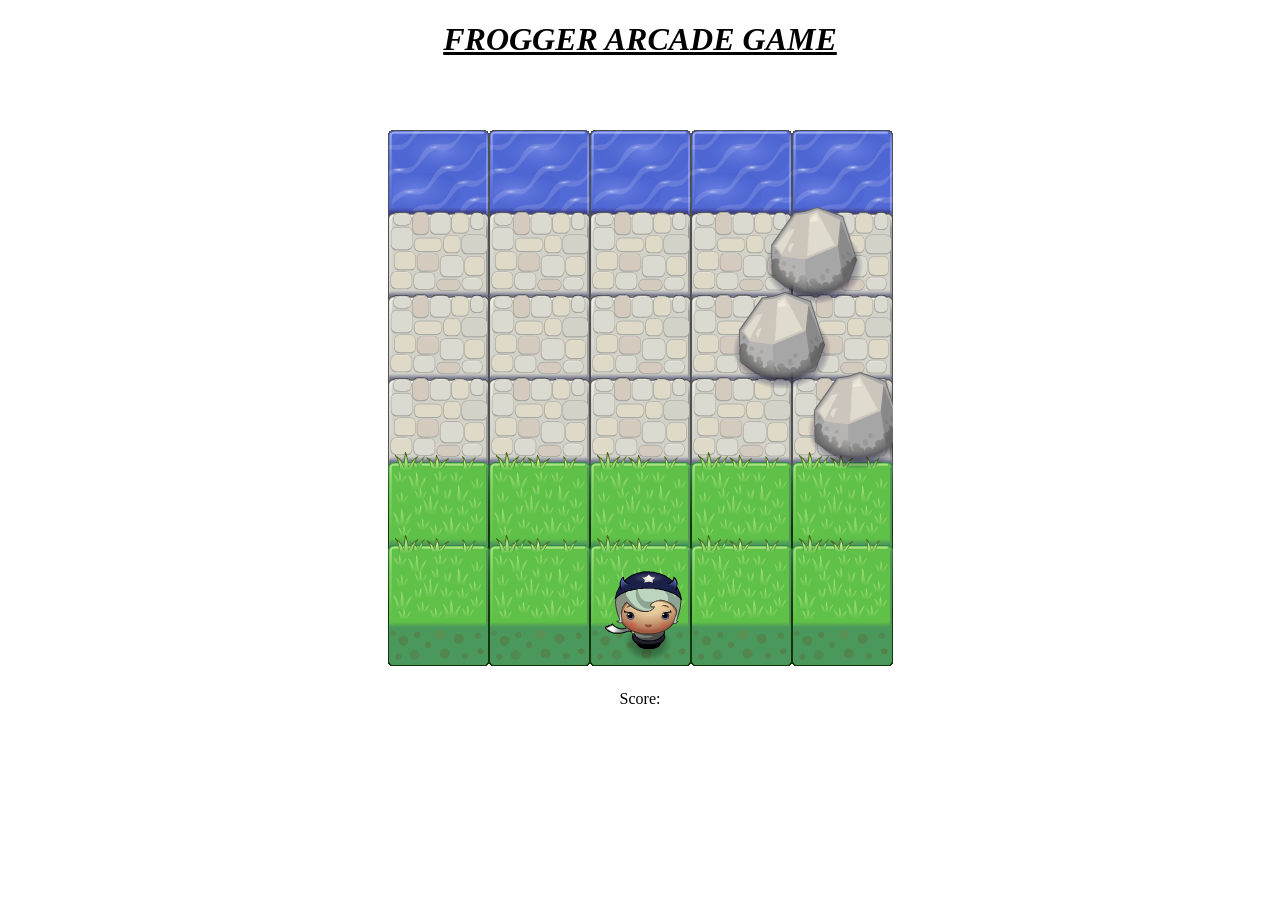
<file: project-6[Classic-Arcade-Game-Clone]/index.html>
<!DOCTYPE html>
<html>
<head>
    <meta charset="UTF-8">
    <title>Effective JavaScript: Frogger</title>
    <link rel="stylesheet" href="css/style.css">
</head>
<body>
<h1><i><u>FROGGER ARCADE GAME</u></i></h1>
<script src="js/resources.js"></script>
    <script src="js/app.js"></script>
    <script src="js/engine.js"></script>
	<div><span>Score:</span><span id="score"></span></div>
</body>
</html>
</file>
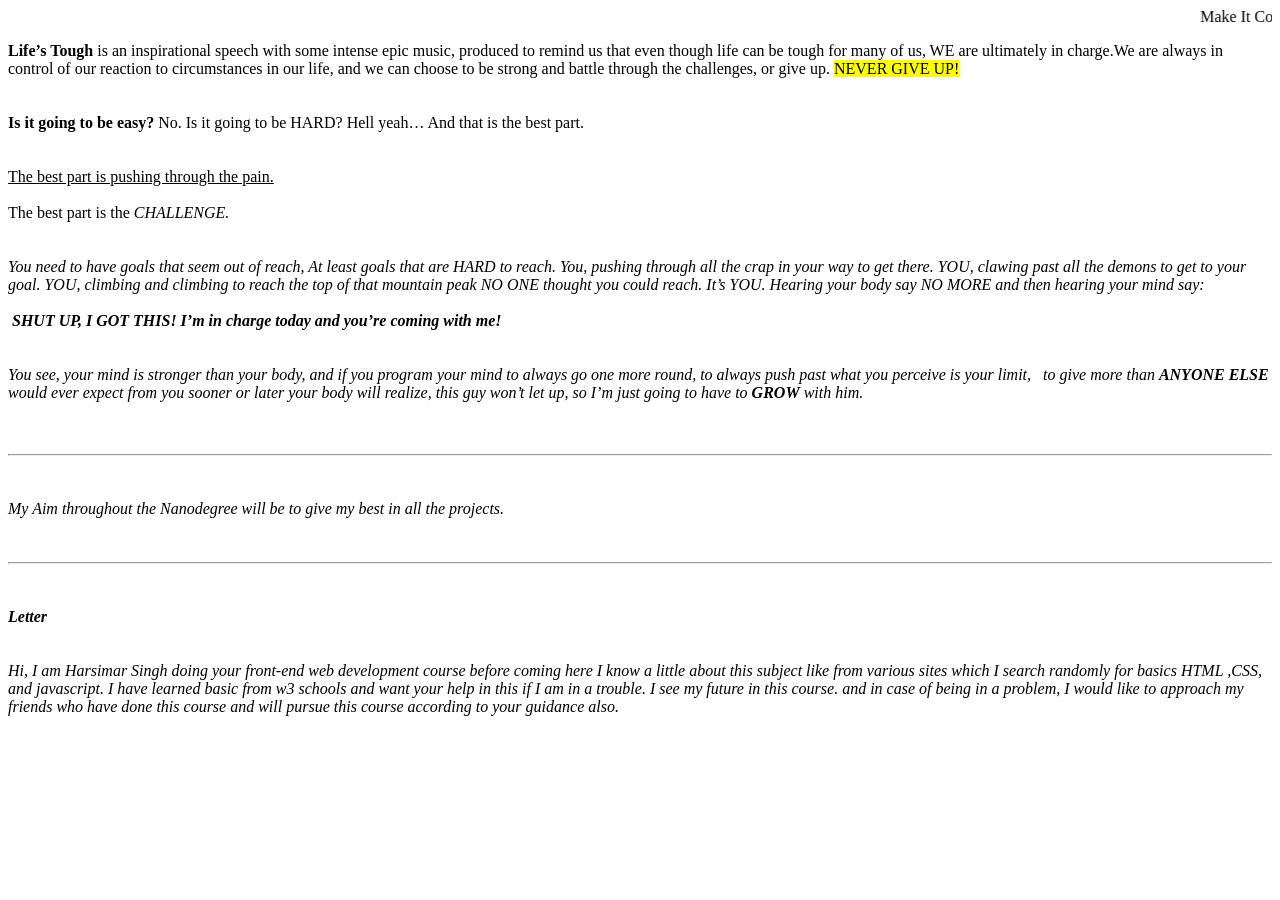
<file: project-1[Establishing-a-Web-Developer-Mindset]/Give-Your-Best.html>
<html>
	<head>
		<title> Work Hard Till You Make It Count </title>
	</head>
	<body>
		<marquee>Make It Count</marquee>
		<p>
			<b>Life’s Tough</b> is an inspirational speech with some intense epic music,
produced to remind us that even though life can be tough for many of us, 
 WE are ultimately in charge.We are always in control of our reaction to circumstances in our life,
and we can choose to be strong and battle through the challenges, or give up. 
			<mark>NEVER GIVE UP!</mark>
			<br>
				<br>
					<br>
						<b>Is it going to be easy?</b>
No. Is it going to be HARD? Hell yeah… And that is the best part.

						<br>
							<br>
								<br>
									<u>The best part is pushing through the pain.</u>
									<br>
										<br>
The best part is the 
											<em>CHALLENGE.
												<em>
													<br>
														<br>
															<br>
You need to have goals that seem out of reach, At least goals that are HARD to reach.
You, pushing through all the crap in your way to get there.
YOU, clawing past all the demons to get to your goal. YOU, climbing and climbing to reach the top of that mountain peak NO ONE thought you could reach.
It’s YOU. Hearing your body say NO MORE and then hearing your mind say:
																<br>
																	<br>
																		<b> SHUT UP, I GOT THIS! I’m in charge today and you’re coming with me!</b>
																		<br>
																			<br>
																				<br>
You see, your mind is stronger than your body, and if you program your mind to always go one more round, to always push past what you perceive is your limit,   to give more than 
																					<b>ANYONE ELSE</b> would ever expect from you sooner or later your body will realize, this guy won’t let up, so I’m just going to have to 
																					<b>GROW</b> with him.

																					<br>
																						<br>
																							<br>
																								<hr>
																									<br>
																										<br>

My Aim throughout the Nanodegree will be to give my best in all the projects.

																											<br>
																												<br>
																													<br>
																														<hr>
																															<br>
																																<br>
																																	<strong>Letter</strong>
																																	<br>
																																		<br>
																																			<br>

Hi, I am Harsimar Singh doing your front-end web development course before coming here I know a little about this subject like from various sites which I search randomly for basics HTML ,CSS, and javascript. I have learned basic from w3 schools and want your help in this if I am in a trouble. I see my future in this course. and in case of being in a problem, I would like to approach my friends who have done this course and will pursue this course according to your guidance also.

																																			</p>
																																		</body>
																																		<html>
</file>
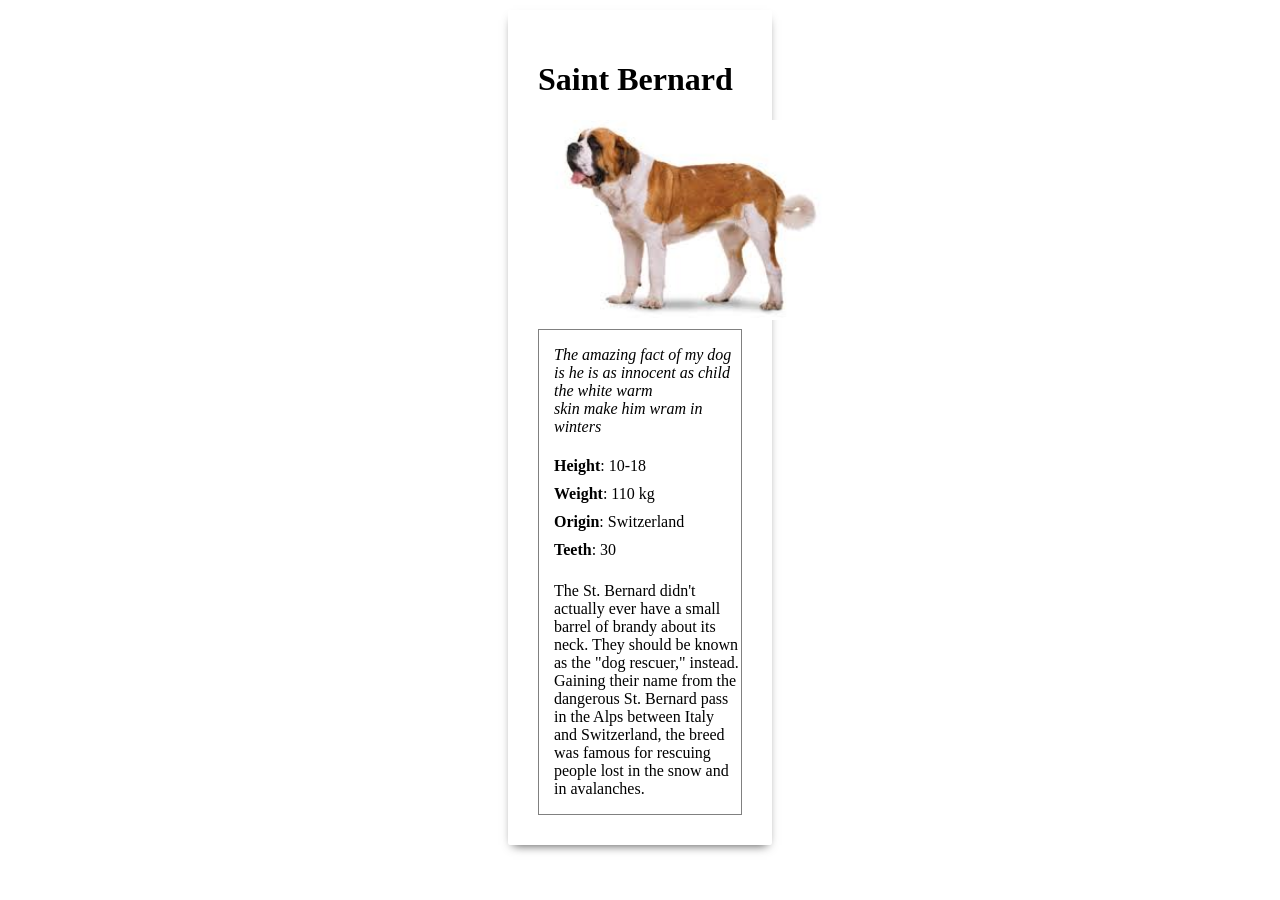
<file: project-3[Animal-Trading-Cards]/dog.html>
<!DOCTYPE html>
<html>
<head>
	<meta charset="utf-8">
	<title>Animal Trading Cards</title>
	<link href="styless.css" rel="stylesheet">
</head>
<body>
	<div id="web"><h1>Saint Bernard</h1>
		<!-- your favorite animal's name goes here -->

		<!-- your favorite animal's image goes here -->
		<img src="polar.jpg" alt="my rock-star : polar" class="align">
		<div>
			<!-- your favorite animal's interesting fact goes here -->
			<div id="solo">
			<p class="bolo" >The amazing fact of my dog is he is as innocent as child  the white warm<br> skin make him wram in winters</p>
			<br>
			
				<!-- your favorite animal's list items go here -->
				<p class="coder"><span><strong>Height</strong></span>: 10-18</p>
				<p class="coder"><span><strong>Weight</strong></span>: 110 kg</p>
				<p class="coder"><span><strong>Origin</strong></span>: Switzerland</p>
				<p class="coder"><span><strong>Teeth</strong></span>:  30 </p>
			<div class="harsimar">
			
			<!-- your favorite animal's description goes here -->
			<p>The St. Bernard didn't actually ever have a small barrel of brandy about its <br>neck. They should be known as the "dog rescuer," instead. Gaining their name from the dangerous St. Bernard pass in the Alps between Italy and Switzerland, the breed was famous for rescuing people lost in the snow and in avalanches.</p>
			</div>
			</div>
		</div>
	</div>
</body>
</html>
</file>
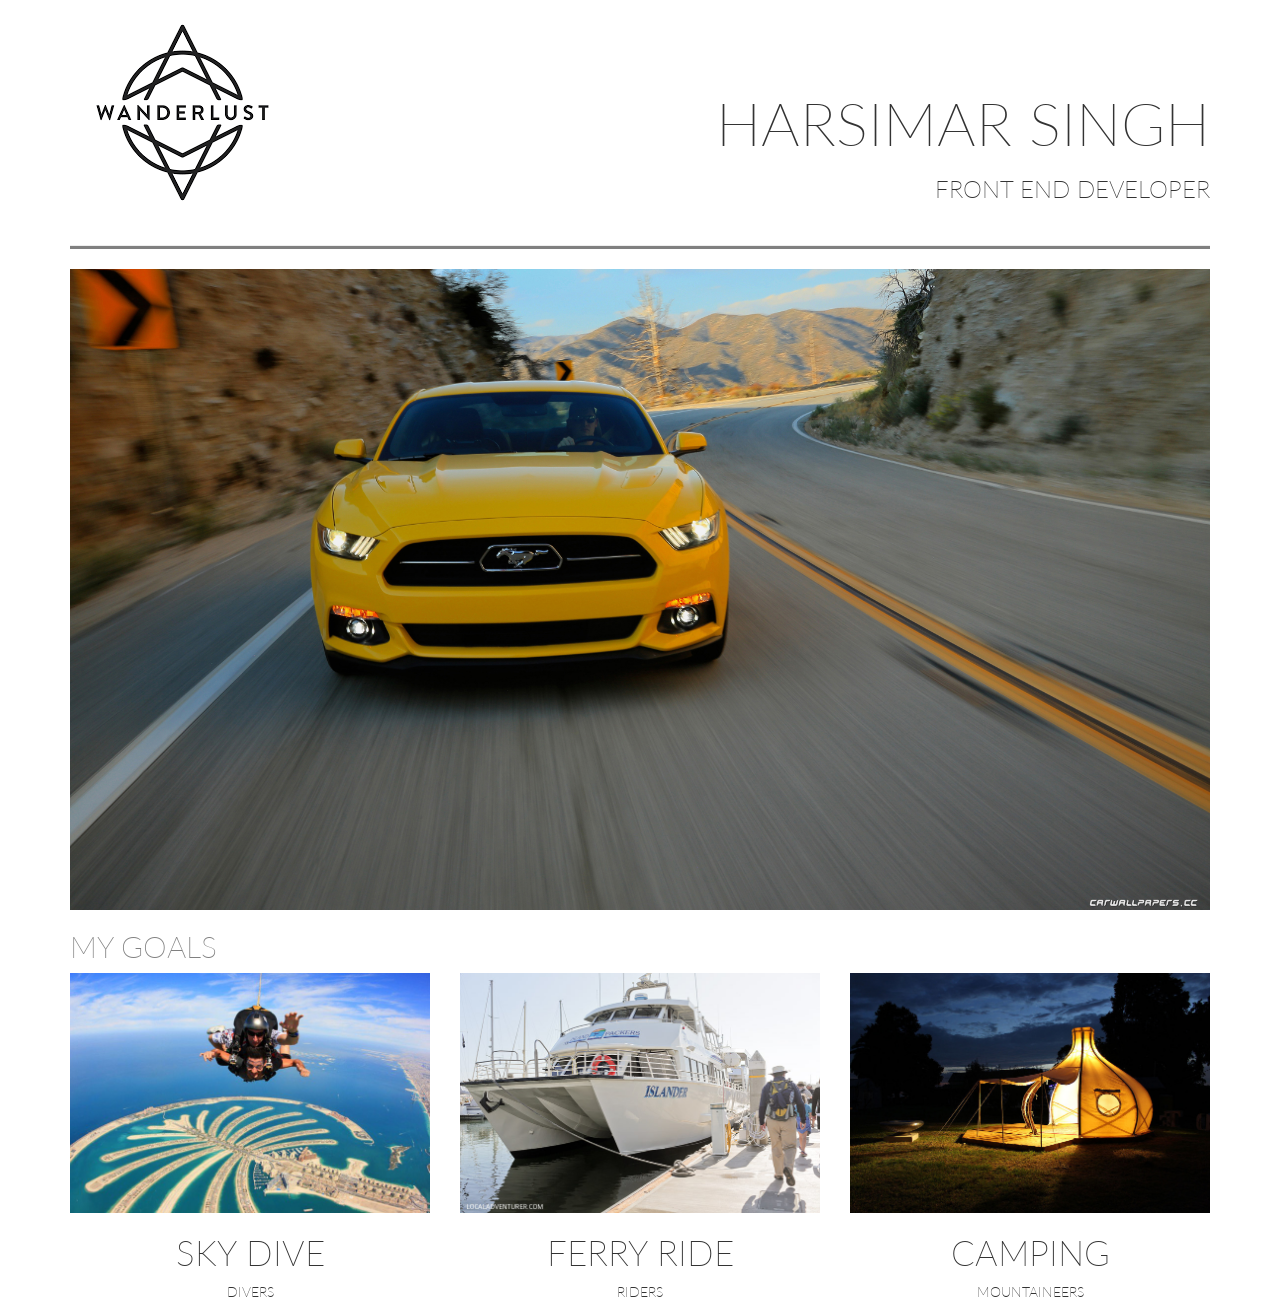
<file: project-4[Portfolio-Site]/proj3.html>
<!DOCTYPE html>
<html>
	<head>
        <title>project3</title>
        <meta charset="utf-8">
        <meta http-equiv="X-UA-compatible" content="IE=edge">
		<meta name="viewport" content="width-device-width, initial-scale=1">
			<link href="https://fonts.googleapis.com/css?family=Lato:100,300" rel="stylesheet" type="text/css">
				<link rel="stylesheet" href="https://maxcdn.bootstrapcdn.com/bootstrap/3.3.7/css/bootstrap.min.css">
					<link rel="stylesheet" href="style.css" >
    </head>
					<body>
						<div class="container">
							<header class="row">
								<div class="col-md-6">
									<img  src="logo.png" alt="udacity" class="img-responsive">
									</div>
									<div class="col-md-6 text-right text-uppercase">
										<h1 class="text-thin title-super margin-90"> Harsimar Singh </h1>
										<h3 class="text-thin"> Front End Developer </h3>						
									</div>
								</header>
								<div class= "row">
									<div class="col-md-12">
										<hr>
										</div>
									</div>
									<div class= "row">
										<div class="col-md-12">
											<img src="c.jpg" alt="udacity" class="img-responsive">
											</div>
										</div>
										<div class= "row">
											<div class="col-md-12">
												<h2 class="text-muted "> MY GOALS </h2>
											</div>
										</div>
										<footer class= "row text-center">
											<div class="col-md-4">
												<img src="18.jpg" alt="udacity" class="img-responsive">
													<h3 class="text-uppercase project-title"> Sky Dive </h3>
													<p> DIVERS </p>
												</div>
												<div class="col-md-4">
													<img src="21.jpg" alt="udacity" class="img-responsive">
														<h3 class="text-uppercase project-title"> Ferry Ride </h3>
														<p> RIDERS </p>
													</div>
													<div class="col-md-4">
														<img src="19.jpg" alt="udacity" class="img-responsive">
															<h3 class="text-uppercase project-title"> Camping </h3>
															<p> MOUNTAINEERS</p>
														</div>
													</footer>
												</div>
											</body>
										</html>
</file>
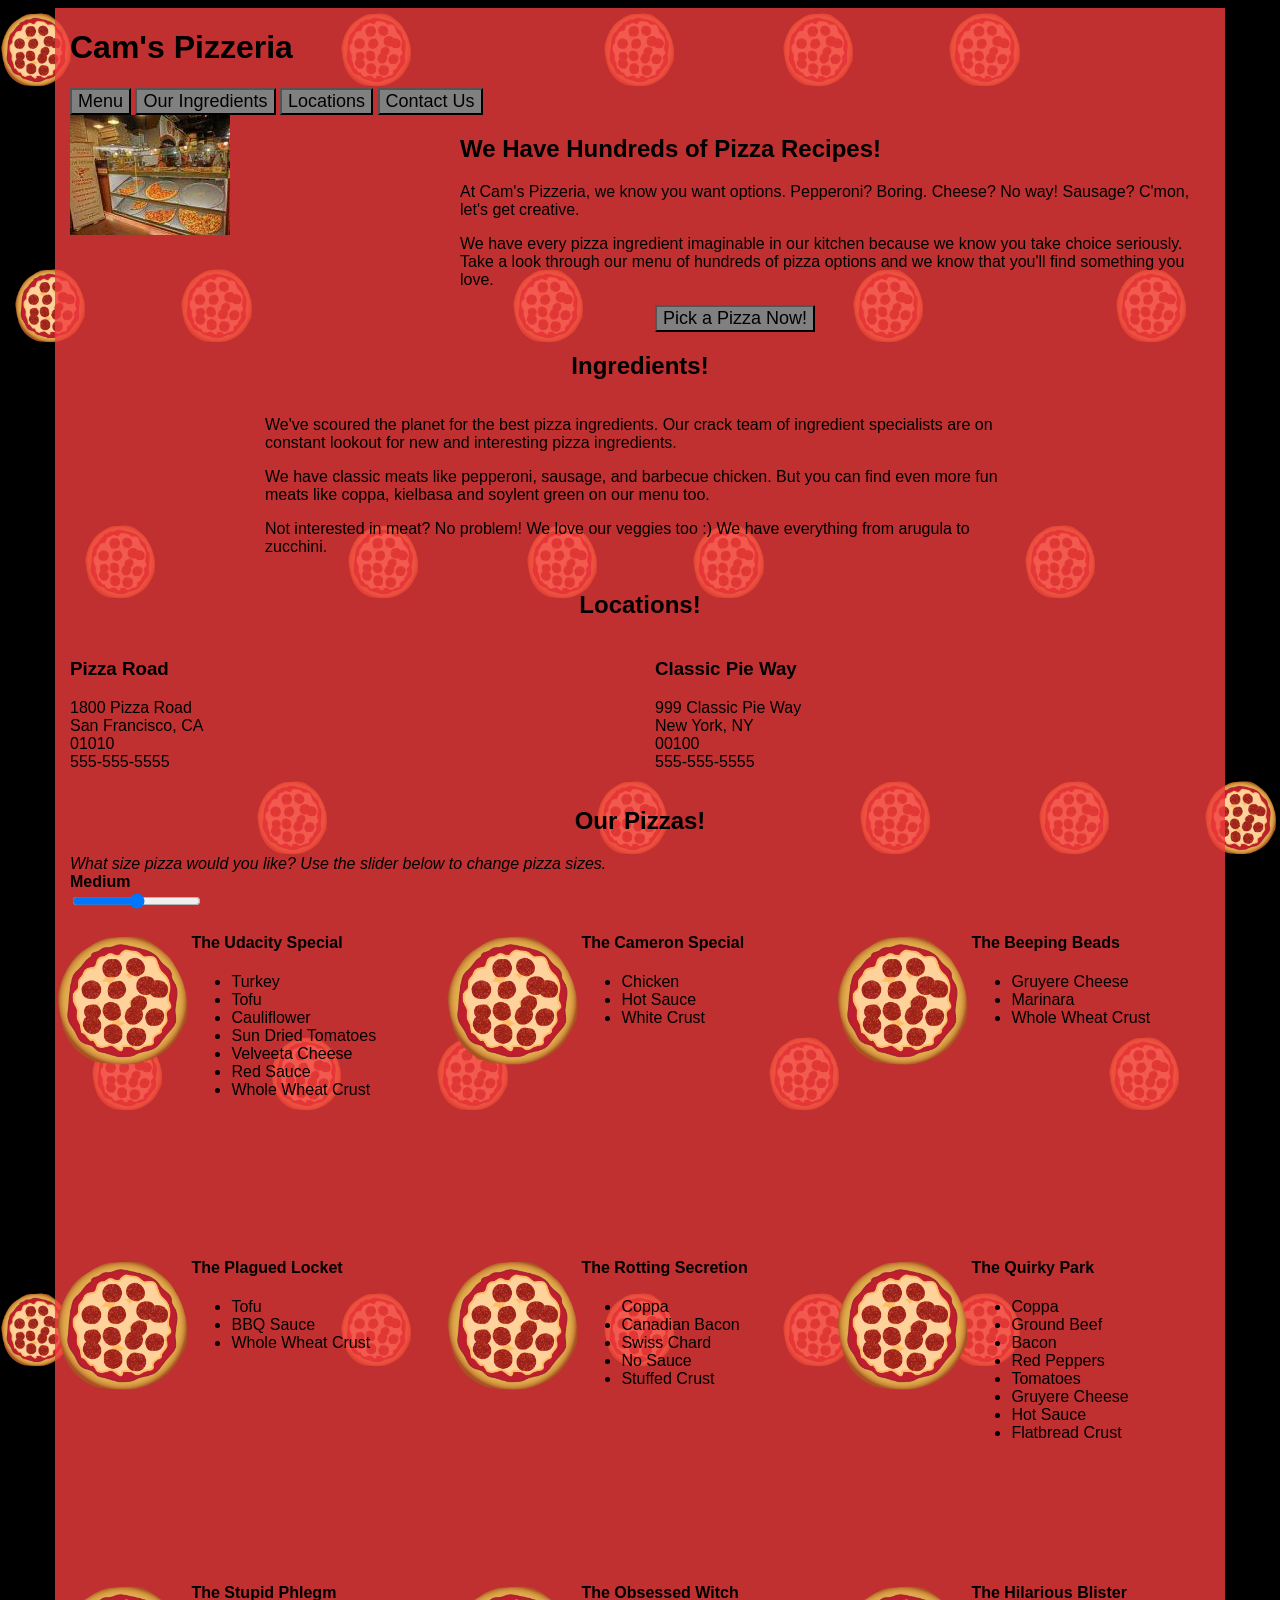
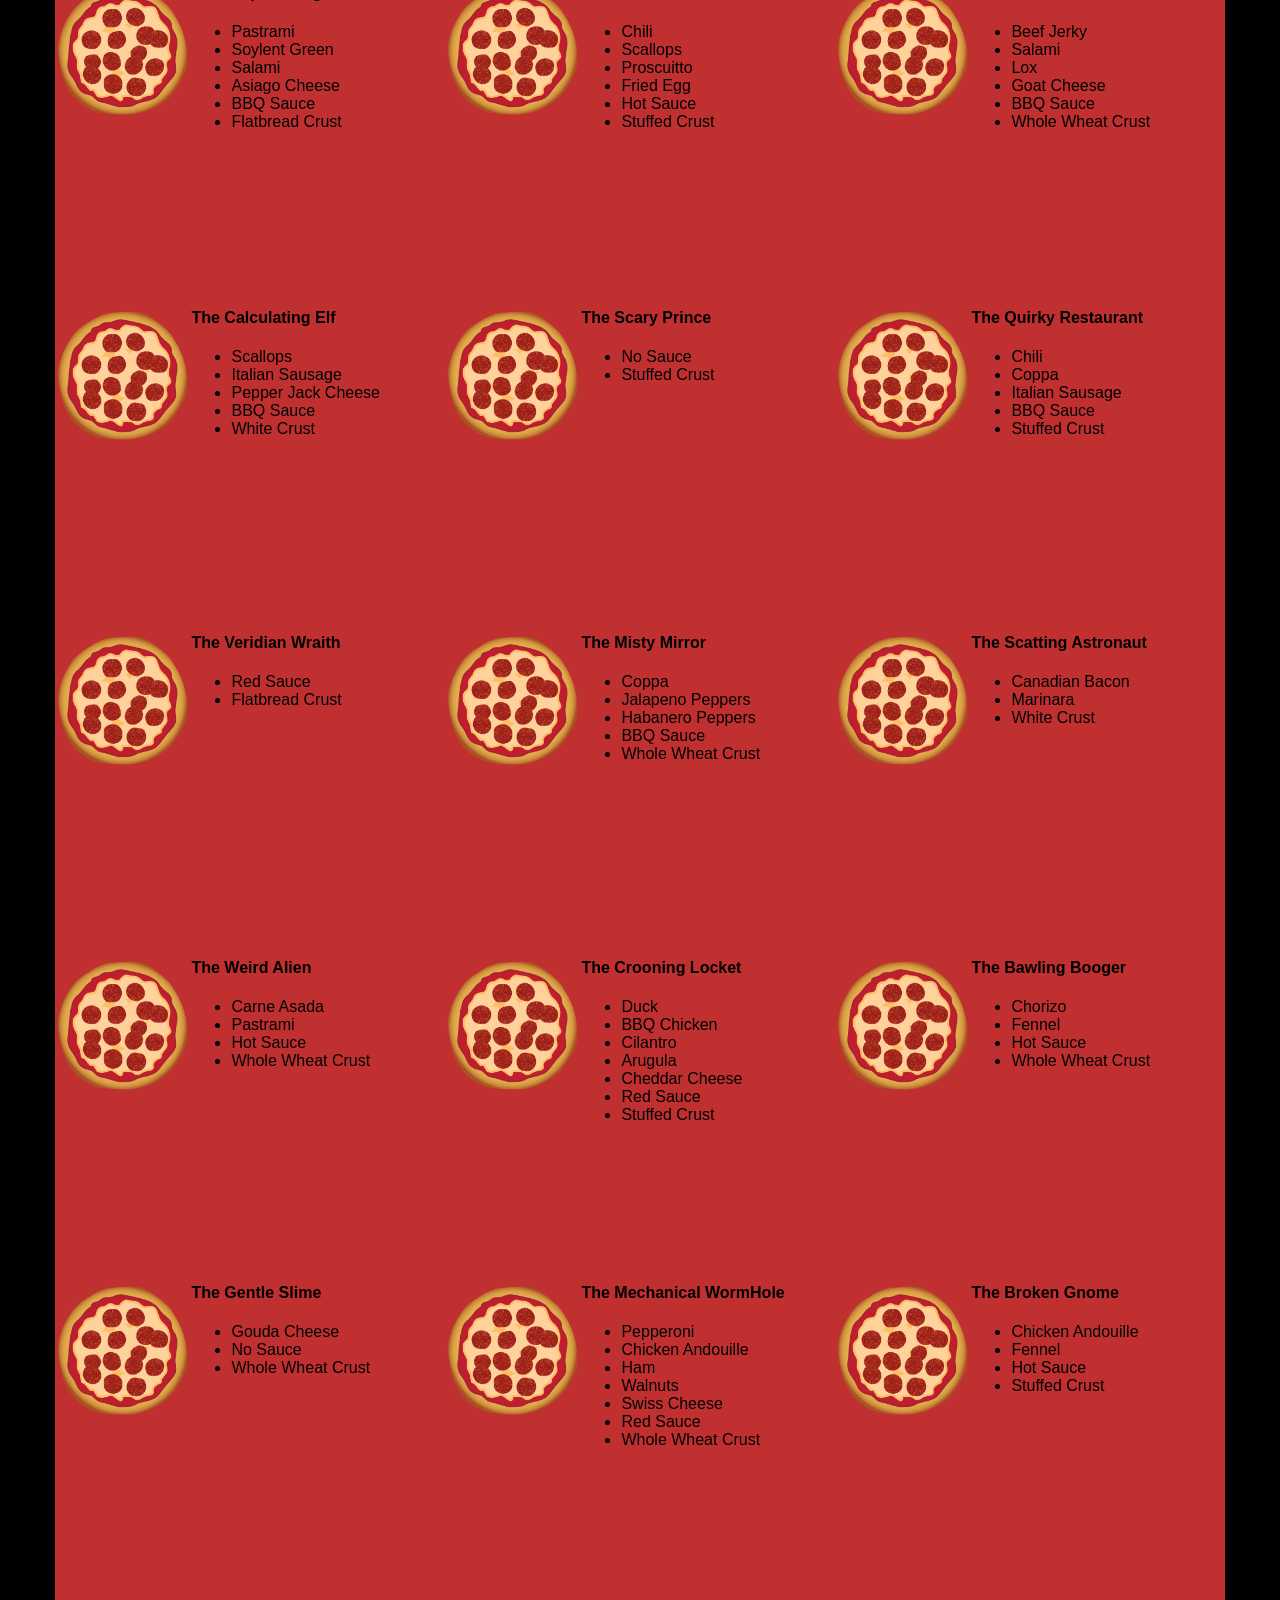
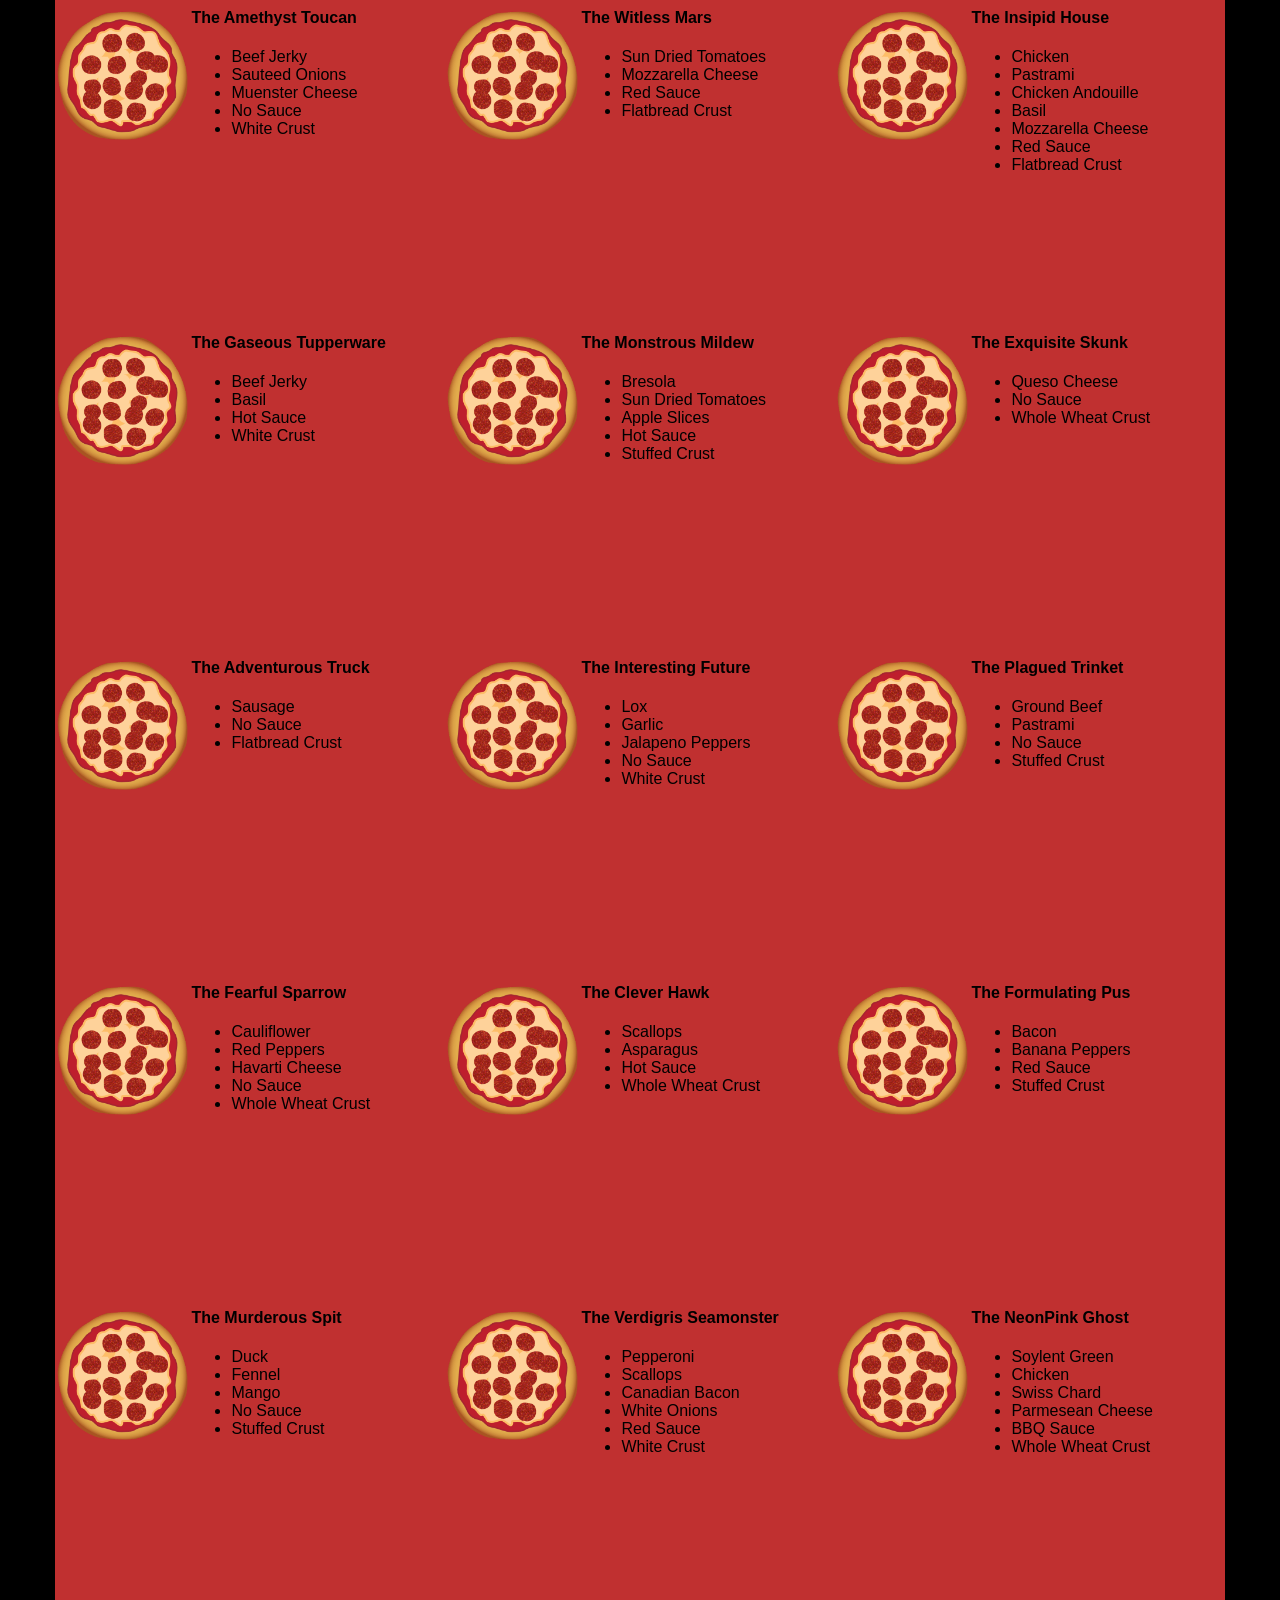
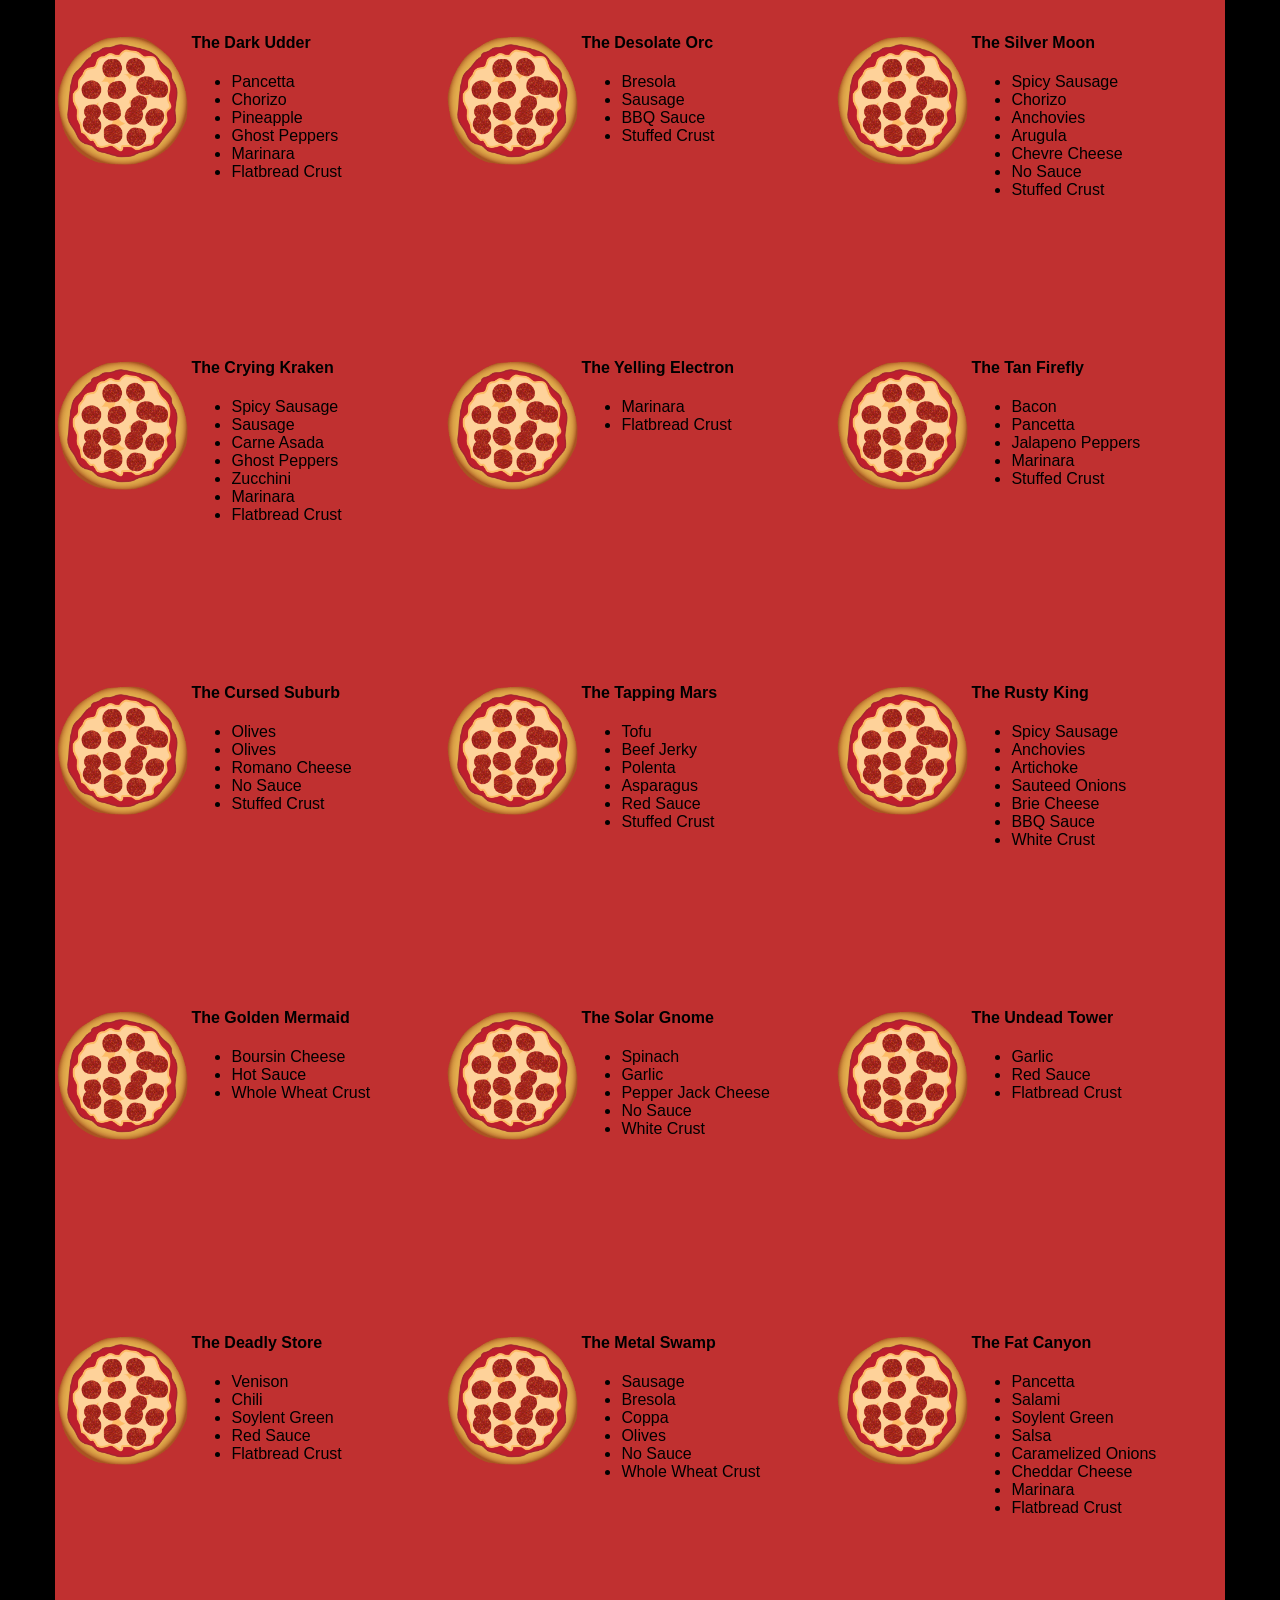
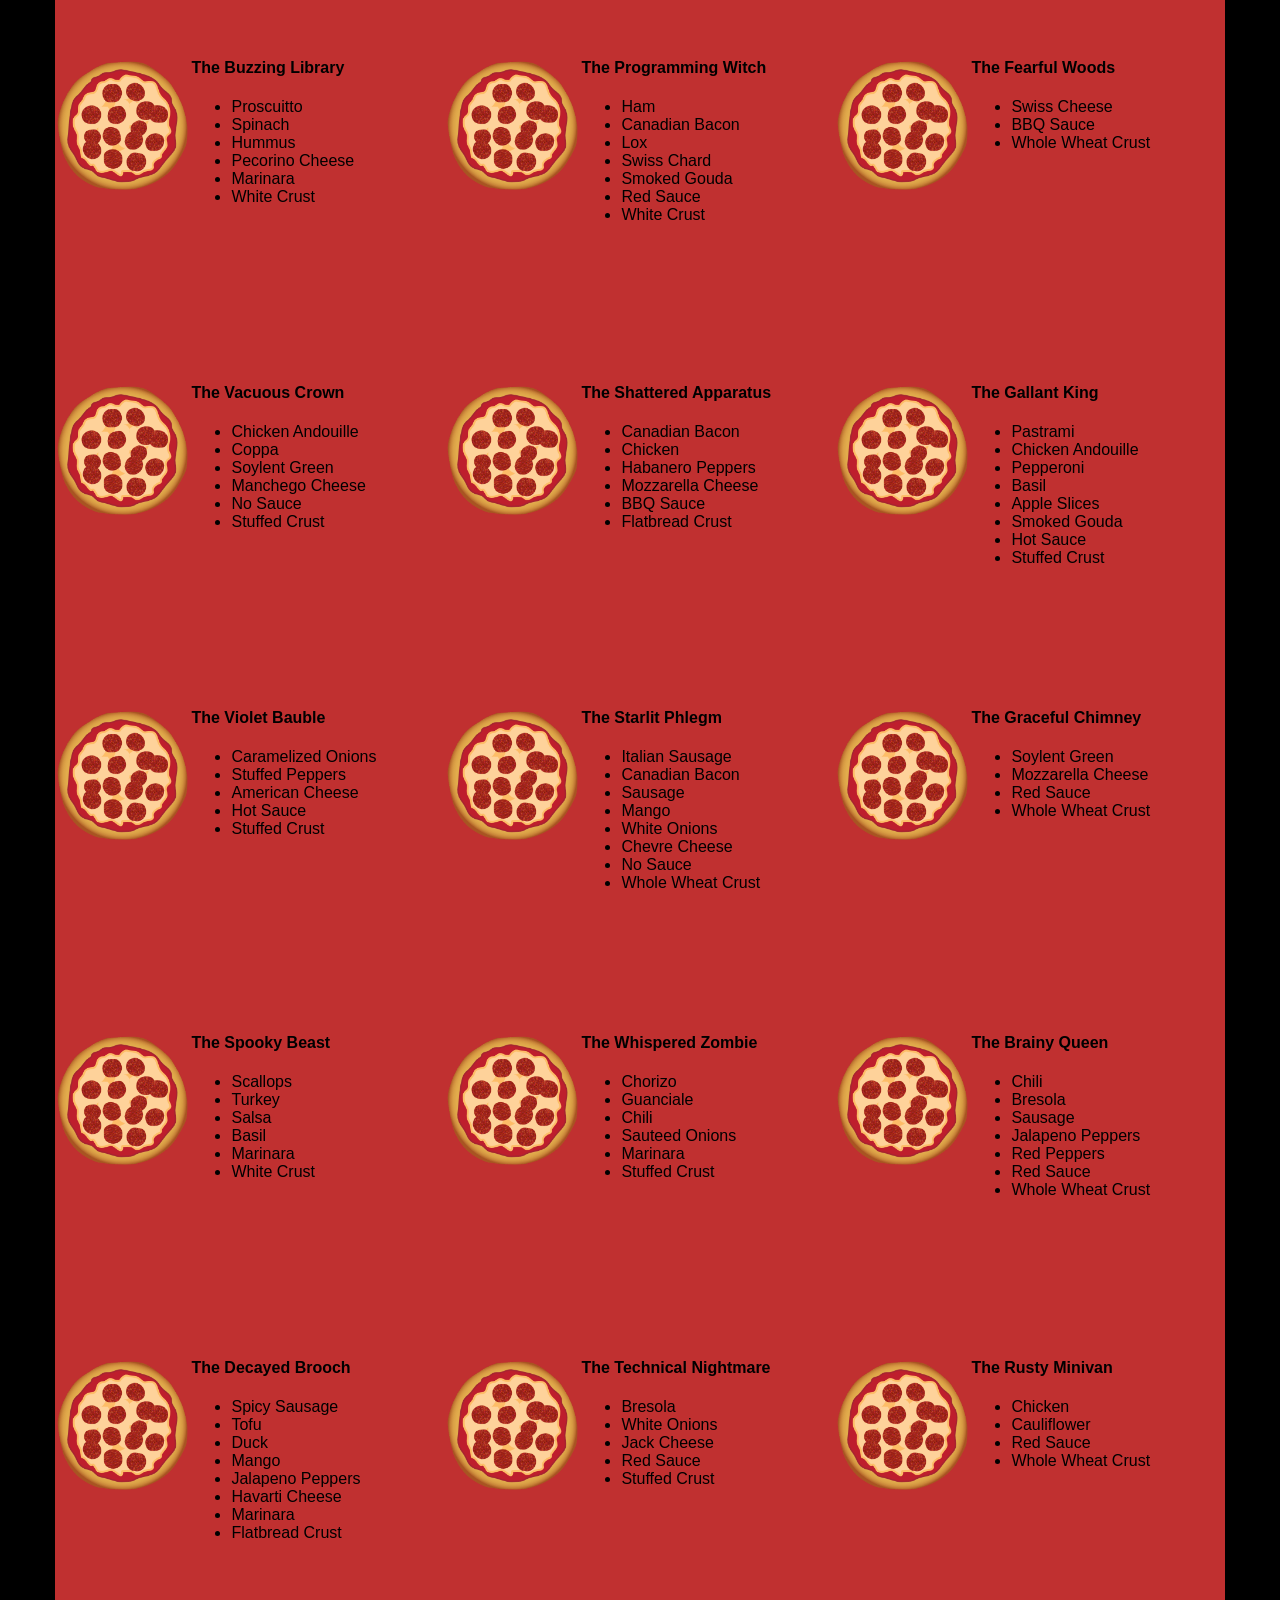
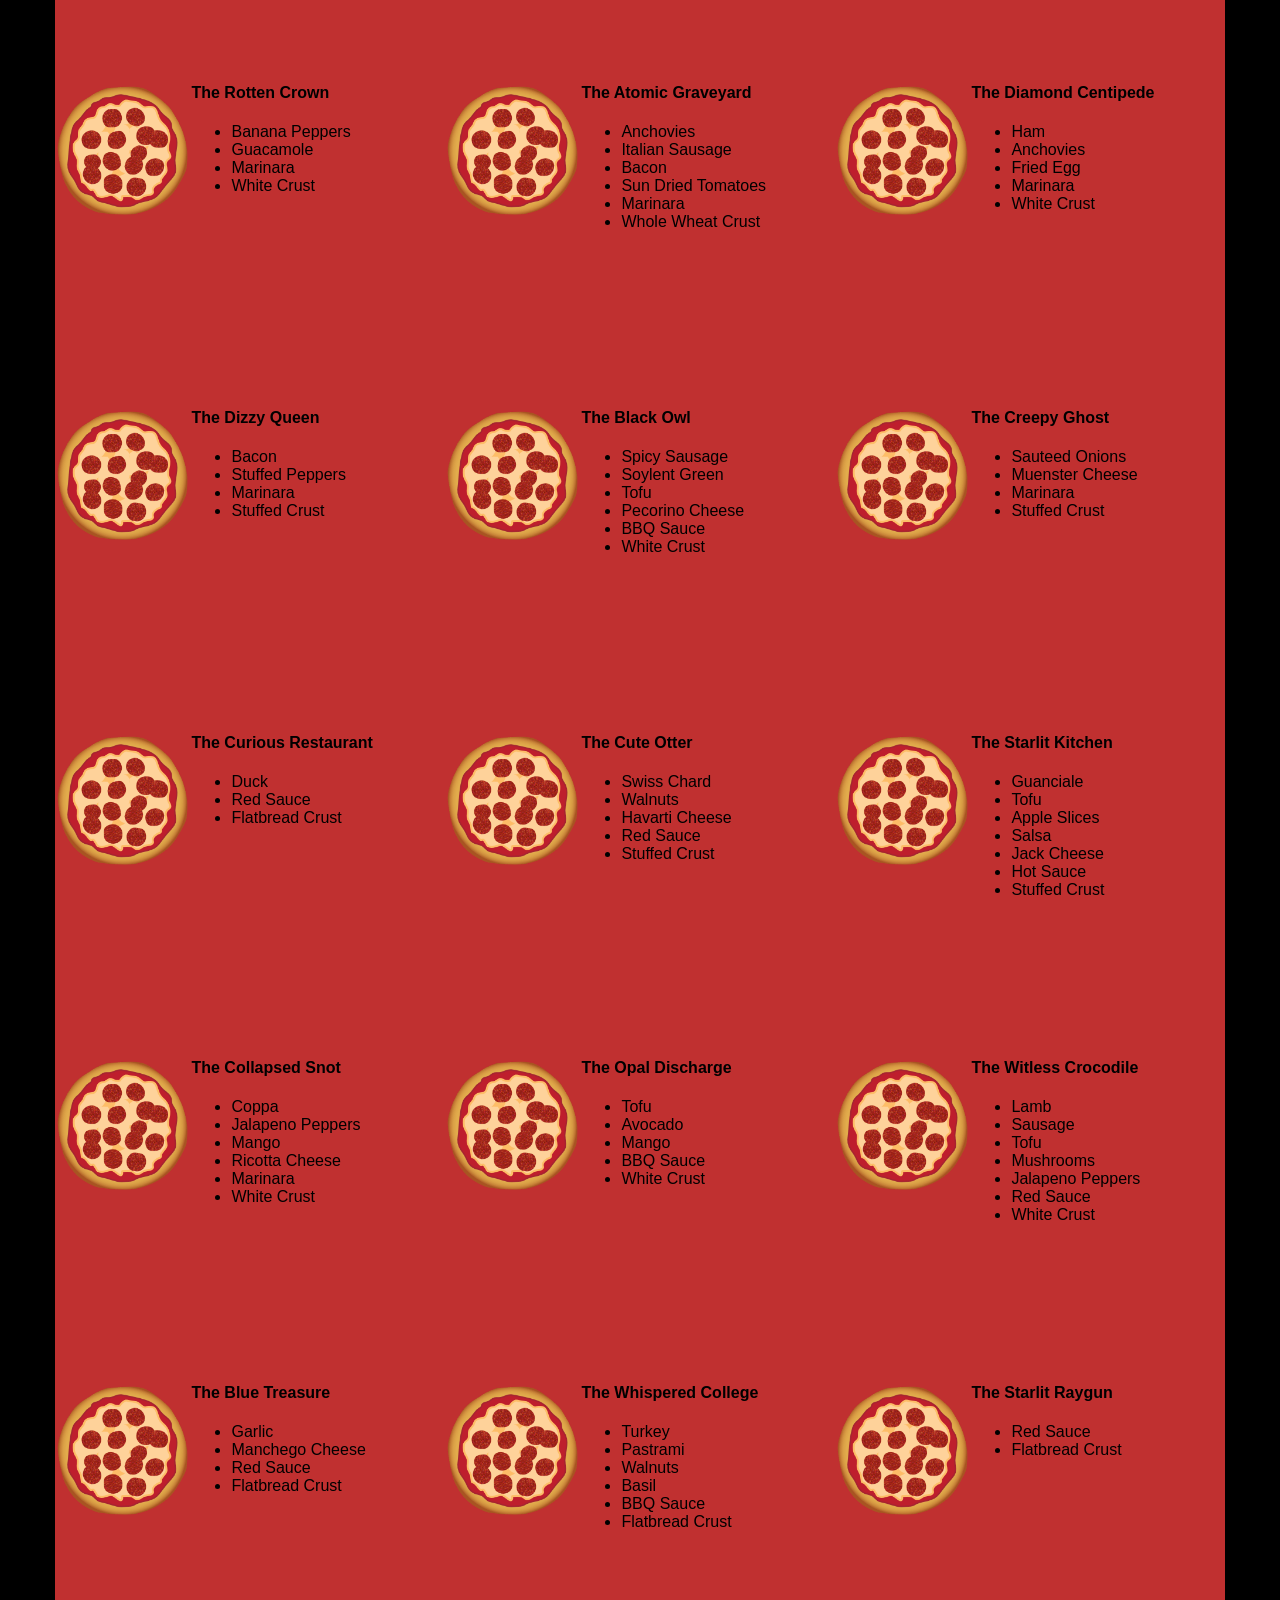
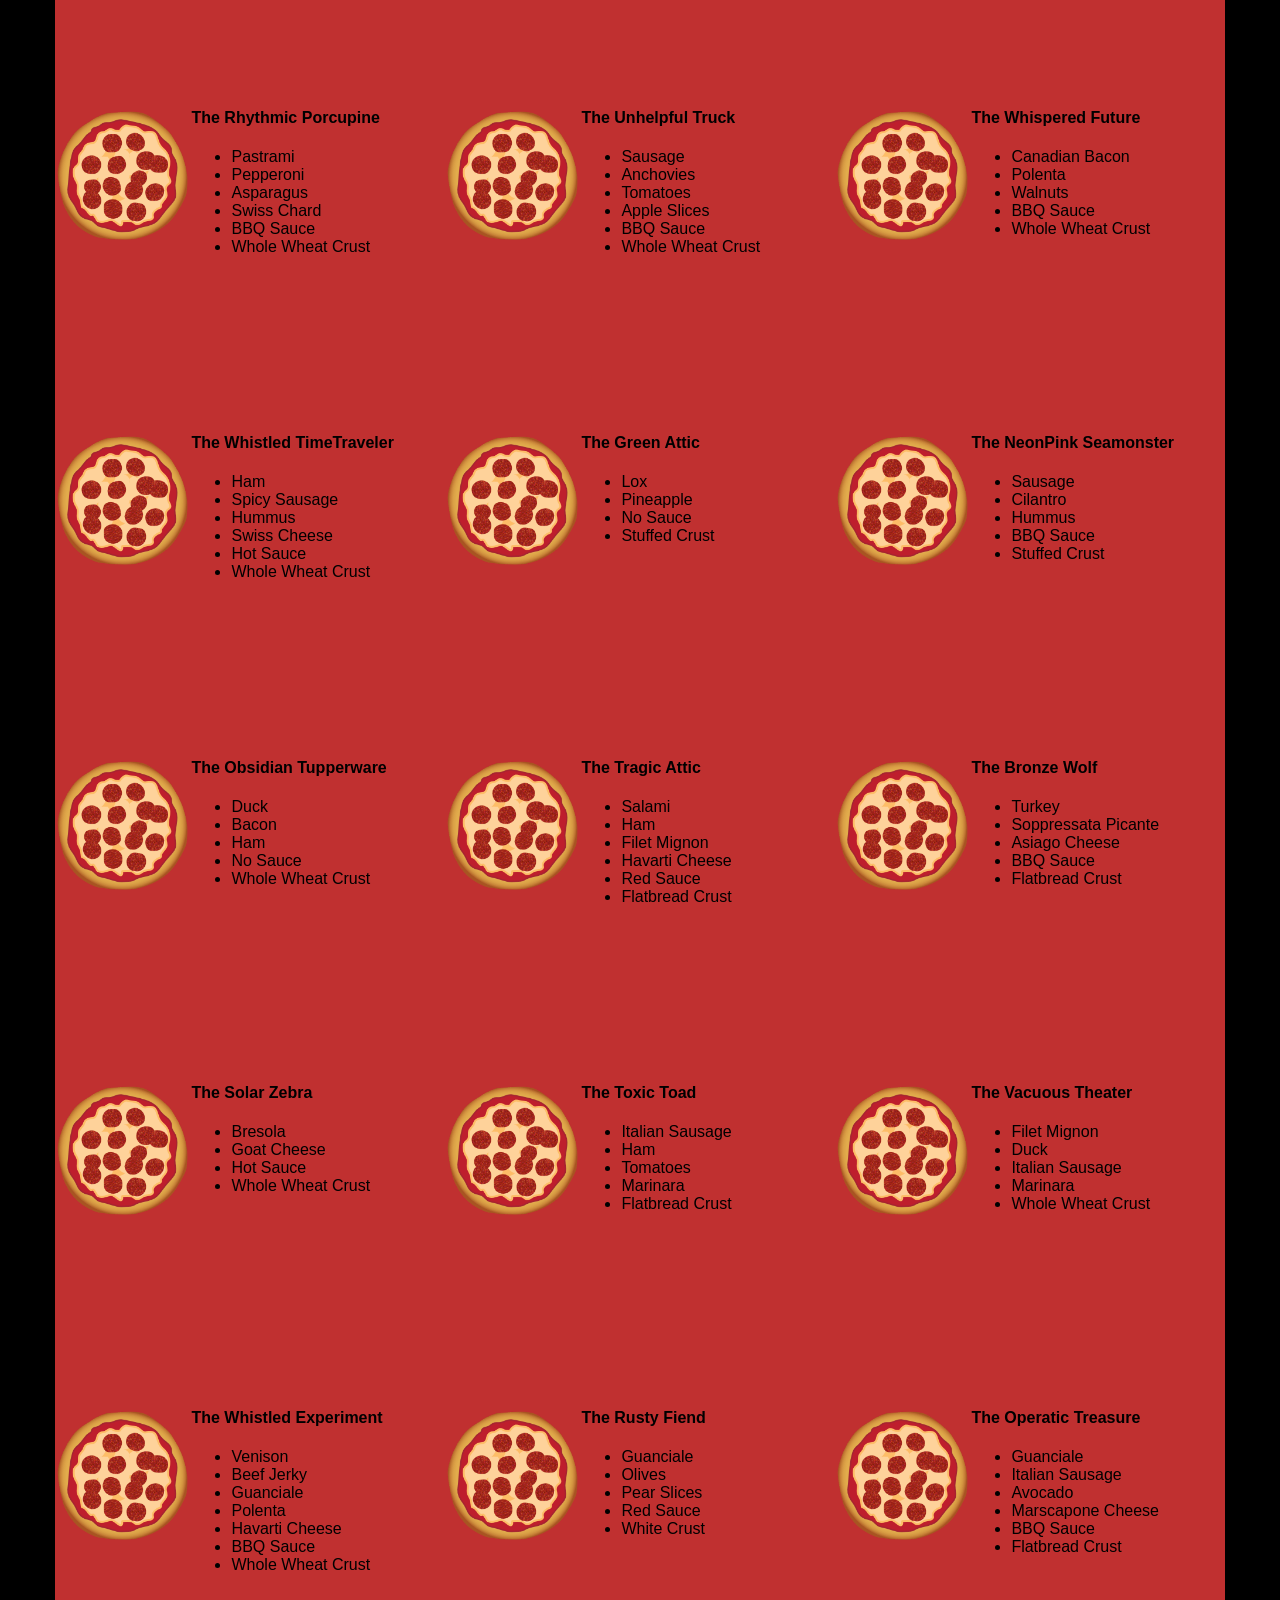
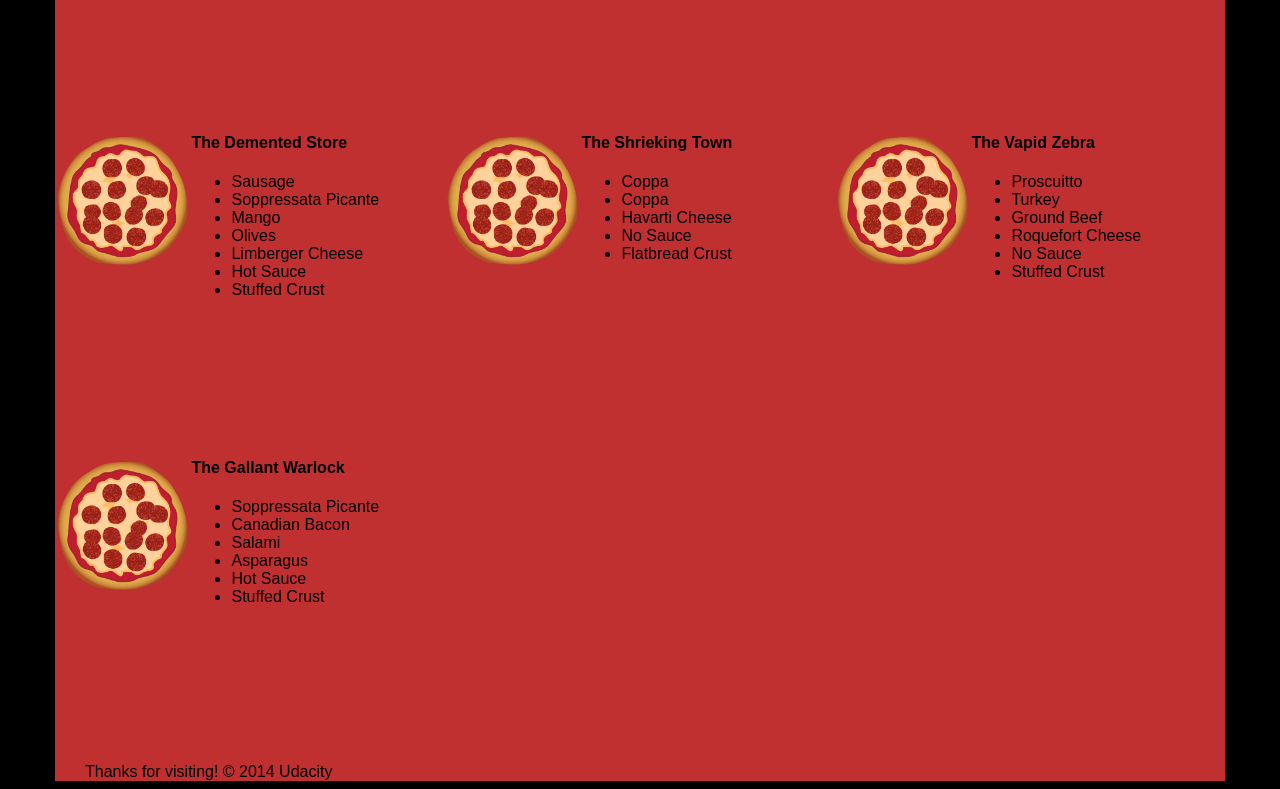
<file: project-7[Website-Optimization]/views/pizza.html>
<!DOCTYPE HTML>
<html>
<head>

  <style>
  /** {
    outline: 1px solid red !important;
  }*/
  /**i have added internal css for quick access*/
  * {
    -webkit-box-sizing: border-box;
    -moz-box-sizing: border-box;
    -box-sizing: border-box;
  }
  body {
    font-family: "Trebuchet MS", Helvetica, sans-serif;
    background: black;
  }
  input {
    background: grey;
    font-size: 18px;
  }
  form {
    display: inline-block;
  }
  .centered {
    text-align: center;
  }
  #pizzaSize {
    font-weight: 800;
  }
  .mover {
    position: fixed;
    width: 256px;
    z-index: -1;
  }
  .randomPizzaContainer {
    float: left;
    display: flex;
  }
  .randomPizzaContainer:after {
    content: "";
    display: table;
    clear:both;
  }
   .container {
    background-color: rgba(240, 60, 60, 0.8);
  }



    /**i have added internal css for quick access*/
  img{vertical-align:middle;}
  .img-responsive{display:block;width:100% \9;max-width:100%;height:auto;}
  .img-rounded{border-radius:6px;}
  .img-thumbnail{padding:4px;line-height:1.42857143;background-color:#ffffff;border:1px solid #dddddd;border-radius:4px;-webkit-transition:all 0.2s ease-in-out;-o-transition:all 0.2s ease-in-out;transition:all 0.2s ease-in-out;display:inline-block;width:100% \9;max-width:100%;height:auto;}
  .img-circle{border-radius:50%;}
  hr{margin-top:20px;margin-bottom:20px;border:0;border-top:1px solid #eeeeee;}
  .sr-only{position:absolute;width:1px;height:1px;margin:-1px;padding:0;overflow:hidden;clip:rect(0, 0, 0, 0);border:0;}
  .sr-only-focusable:active,
  .sr-only-focusable:focus{position:static;width:auto;height:auto;margin:0;overflow:visible;clip:auto;}
  .container{margin-right:auto;margin-left:auto;padding-left:15px;padding-right:15px;}
  @media (min-width:768px){.container{width:750px;}
  }
  @media (min-width:992px){.container{width:970px;}
  }
  @media (min-width:1200px){.container{width:1170px;}
  }
  .container-fluid{margin-right:auto;margin-left:auto;padding-left:15px;padding-right:15px;}
  .row{margin-left:-15px;margin-right:-15px;}
  .col-xs-1, .col-sm-1, .col-md-1, .col-lg-1, .col-xs-2, .col-sm-2, .col-md-2, .col-lg-2, .col-xs-3, .col-sm-3, .col-md-3, .col-lg-3, .col-xs-4, .col-sm-4, .col-md-4, .col-lg-4, .col-xs-5, .col-sm-5, .col-md-5, .col-lg-5, .col-xs-6, .col-sm-6, .col-md-6, .col-lg-6, .col-xs-7, .col-sm-7, .col-md-7, .col-lg-7, .col-xs-8, .col-sm-8, .col-md-8, .col-lg-8, .col-xs-9, .col-sm-9, .col-md-9, .col-lg-9, .col-xs-10, .col-sm-10, .col-md-10, .col-lg-10, .col-xs-11, .col-sm-11, .col-md-11, .col-lg-11, .col-xs-12, .col-sm-12, .col-md-12, .col-lg-12{position:relative;min-height:1px;padding-left:15px;padding-right:15px;}
  .col-xs-1, .col-xs-2, .col-xs-3, .col-xs-4, .col-xs-5, .col-xs-6, .col-xs-7, .col-xs-8, .col-xs-9, .col-xs-10, .col-xs-11, .col-xs-12{float:left;}
  .col-xs-12{width:100%;}
  .col-xs-11{width:91.66666667%;}
  .col-xs-10{width:83.33333333%;}
  .col-xs-9{width:75%;}
  .col-xs-8{width:66.66666667%;}
  .col-xs-7{width:58.33333333%;}
  .col-xs-6{width:50%;}
  .col-xs-5{width:41.66666667%;}
  .col-xs-4{width:33.33333333%;}
  .col-xs-3{width:25%;}
  .col-xs-2{width:16.66666667%;}
  .col-xs-1{width:8.33333333%;}
  .col-xs-pull-12{right:100%;}
  .col-xs-pull-11{right:91.66666667%;}
  .col-xs-pull-10{right:83.33333333%;}
  .col-xs-pull-9{right:75%;}
  .col-xs-pull-8{right:66.66666667%;}
  .col-xs-pull-7{right:58.33333333%;}
  .col-xs-pull-6{right:50%;}
  .col-xs-pull-5{right:41.66666667%;}
  .col-xs-pull-4{right:33.33333333%;}
  .col-xs-pull-3{right:25%;}
  .col-xs-pull-2{right:16.66666667%;}
  .col-xs-pull-1{right:8.33333333%;}
  .col-xs-pull-0{right:auto;}
  .col-xs-push-12{left:100%;}
  .col-xs-push-11{left:91.66666667%;}
  .col-xs-push-10{left:83.33333333%;}
  .col-xs-push-9{left:75%;}
  .col-xs-push-8{left:66.66666667%;}
  .col-xs-push-7{left:58.33333333%;}
  .col-xs-push-6{left:50%;}
  .col-xs-push-5{left:41.66666667%;}
  .col-xs-push-4{left:33.33333333%;}
  .col-xs-push-3{left:25%;}
  .col-xs-push-2{left:16.66666667%;}
  .col-xs-push-1{left:8.33333333%;}
  .col-xs-push-0{left:auto;}
  .col-xs-offset-12{margin-left:100%;}
  .col-xs-offset-11{margin-left:91.66666667%;}
  .col-xs-offset-10{margin-left:83.33333333%;}
  .col-xs-offset-9{margin-left:75%;}
  .col-xs-offset-8{margin-left:66.66666667%;}
  .col-xs-offset-7{margin-left:58.33333333%;}
  .col-xs-offset-6{margin-left:50%;}
  .col-xs-offset-5{margin-left:41.66666667%;}
  .col-xs-offset-4{margin-left:33.33333333%;}
  .col-xs-offset-3{margin-left:25%;}
  .col-xs-offset-2{margin-left:16.66666667%;}
  .col-xs-offset-1{margin-left:8.33333333%;}
  .col-xs-offset-0{margin-left:0%;}
  @media (min-width:768px){.col-sm-1, .col-sm-2, .col-sm-3, .col-sm-4, .col-sm-5, .col-sm-6, .col-sm-7, .col-sm-8, .col-sm-9, .col-sm-10, .col-sm-11, .col-sm-12{float:left;}
  .col-sm-12{width:100%;}
  .col-sm-11{width:91.66666667%;}
  .col-sm-10{width:83.33333333%;}
  .col-sm-9{width:75%;}
  .col-sm-8{width:66.66666667%;}
  .col-sm-7{width:58.33333333%;}
  .col-sm-6{width:50%;}
  .col-sm-5{width:41.66666667%;}
  .col-sm-4{width:33.33333333%;}
  .col-sm-3{width:25%;}
  .col-sm-2{width:16.66666667%;}
  .col-sm-1{width:8.33333333%;}
  .col-sm-pull-12{right:100%;}
  .col-sm-pull-11{right:91.66666667%;}
  .col-sm-pull-10{right:83.33333333%;}
  .col-sm-pull-9{right:75%;}
  .col-sm-pull-8{right:66.66666667%;}
  .col-sm-pull-7{right:58.33333333%;}
  .col-sm-pull-6{right:50%;}
  .col-sm-pull-5{right:41.66666667%;}
  .col-sm-pull-4{right:33.33333333%;}
  .col-sm-pull-3{right:25%;}
  .col-sm-pull-2{right:16.66666667%;}
  .col-sm-pull-1{right:8.33333333%;}
  .col-sm-pull-0{right:auto;}
  .col-sm-push-12{left:100%;}
  .col-sm-push-11{left:91.66666667%;}
  .col-sm-push-10{left:83.33333333%;}
  .col-sm-push-9{left:75%;}
  .col-sm-push-8{left:66.66666667%;}
  .col-sm-push-7{left:58.33333333%;}
  .col-sm-push-6{left:50%;}
  .col-sm-push-5{left:41.66666667%;}
  .col-sm-push-4{left:33.33333333%;}
  .col-sm-push-3{left:25%;}
  .col-sm-push-2{left:16.66666667%;}
  .col-sm-push-1{left:8.33333333%;}
  .col-sm-push-0{left:auto;}
  .col-sm-offset-12{margin-left:100%;}
  .col-sm-offset-11{margin-left:91.66666667%;}
  .col-sm-offset-10{margin-left:83.33333333%;}
  .col-sm-offset-9{margin-left:75%;}
  .col-sm-offset-8{margin-left:66.66666667%;}
  .col-sm-offset-7{margin-left:58.33333333%;}
  .col-sm-offset-6{margin-left:50%;}
  .col-sm-offset-5{margin-left:41.66666667%;}
  .col-sm-offset-4{margin-left:33.33333333%;}
  .col-sm-offset-3{margin-left:25%;}
  .col-sm-offset-2{margin-left:16.66666667%;}
  .col-sm-offset-1{margin-left:8.33333333%;}
  .col-sm-offset-0{margin-left:0%;}
  }
  @media (min-width:992px){.col-md-1, .col-md-2, .col-md-3, .col-md-4, .col-md-5, .col-md-6, .col-md-7, .col-md-8, .col-md-9, .col-md-10, .col-md-11, .col-md-12{float:left;}
  .col-md-12{width:100%;}
  .col-md-11{width:91.66666667%;}
  .col-md-10{width:83.33333333%;}
  .col-md-9{width:75%;}
  .col-md-8{width:66.66666667%;}
  .col-md-7{width:58.33333333%;}
  .col-md-6{width:50%;}
  .col-md-5{width:41.66666667%;}
  .col-md-4{width:33.33333333%;}
  .col-md-3{width:25%;}
  .col-md-2{width:16.66666667%;}
  .col-md-1{width:8.33333333%;}
  .col-md-pull-12{right:100%;}
  .col-md-pull-11{right:91.66666667%;}
  .col-md-pull-10{right:83.33333333%;}
  .col-md-pull-9{right:75%;}
  .col-md-pull-8{right:66.66666667%;}
  .col-md-pull-7{right:58.33333333%;}
  .col-md-pull-6{right:50%;}
  .col-md-pull-5{right:41.66666667%;}
  .col-md-pull-4{right:33.33333333%;}
  .col-md-pull-3{right:25%;}
  .col-md-pull-2{right:16.66666667%;}
  .col-md-pull-1{right:8.33333333%;}
  .col-md-pull-0{right:auto;}
  .col-md-push-12{left:100%;}
  .col-md-push-11{left:91.66666667%;}
  .col-md-push-10{left:83.33333333%;}
  .col-md-push-9{left:75%;}
  .col-md-push-8{left:66.66666667%;}
  .col-md-push-7{left:58.33333333%;}
  .col-md-push-6{left:50%;}
  .col-md-push-5{left:41.66666667%;}
  .col-md-push-4{left:33.33333333%;}
  .col-md-push-3{left:25%;}
  .col-md-push-2{left:16.66666667%;}
  .col-md-push-1{left:8.33333333%;}
  .col-md-push-0{left:auto;}
  .col-md-offset-12{margin-left:100%;}
  .col-md-offset-11{margin-left:91.66666667%;}
  .col-md-offset-10{margin-left:83.33333333%;}
  .col-md-offset-9{margin-left:75%;}
  .col-md-offset-8{margin-left:66.66666667%;}
  .col-md-offset-7{margin-left:58.33333333%;}
  .col-md-offset-6{margin-left:50%;}
  .col-md-offset-5{margin-left:41.66666667%;}
  .col-md-offset-4{margin-left:33.33333333%;}
  .col-md-offset-3{margin-left:25%;}
  .col-md-offset-2{margin-left:16.66666667%;}
  .col-md-offset-1{margin-left:8.33333333%;}
  .col-md-offset-0{margin-left:0%;}
  }
  @media (min-width:1200px){.col-lg-1, .col-lg-2, .col-lg-3, .col-lg-4, .col-lg-5, .col-lg-6, .col-lg-7, .col-lg-8, .col-lg-9, .col-lg-10, .col-lg-11, .col-lg-12{float:left;}
  .col-lg-12{width:100%;}
  .col-lg-11{width:91.66666667%;}
  .col-lg-10{width:83.33333333%;}
  .col-lg-9{width:75%;}
  .col-lg-8{width:66.66666667%;}
  .col-lg-7{width:58.33333333%;}
  .col-lg-6{width:50%;}
  .col-lg-5{width:41.66666667%;}
  .col-lg-4{width:33.33333333%;}
  .col-lg-3{width:25%;}
  .col-lg-2{width:16.66666667%;}
  .col-lg-1{width:8.33333333%;}
  .col-lg-pull-12{right:100%;}
  .col-lg-pull-11{right:91.66666667%;}
  .col-lg-pull-10{right:83.33333333%;}
  .col-lg-pull-9{right:75%;}
  .col-lg-pull-8{right:66.66666667%;}
  .col-lg-pull-7{right:58.33333333%;}
  .col-lg-pull-6{right:50%;}
  .col-lg-pull-5{right:41.66666667%;}
  .col-lg-pull-4{right:33.33333333%;}
  .col-lg-pull-3{right:25%;}
  .col-lg-pull-2{right:16.66666667%;}
  .col-lg-pull-1{right:8.33333333%;}
  .col-lg-pull-0{right:auto;}
  .col-lg-push-12{left:100%;}
  .col-lg-push-11{left:91.66666667%;}
  .col-lg-push-10{left:83.33333333%;}
  .col-lg-push-9{left:75%;}
  .col-lg-push-8{left:66.66666667%;}
  .col-lg-push-7{left:58.33333333%;}
  .col-lg-push-6{left:50%;}
  .col-lg-push-5{left:41.66666667%;}
  .col-lg-push-4{left:33.33333333%;}
  .col-lg-push-3{left:25%;}
  .col-lg-push-2{left:16.66666667%;}
  .col-lg-push-1{left:8.33333333%;}
  .col-lg-push-0{left:auto;}
  .col-lg-offset-12{margin-left:100%;}
  .col-lg-offset-11{margin-left:91.66666667%;}
  .col-lg-offset-10{margin-left:83.33333333%;}
  .col-lg-offset-9{margin-left:75%;}
  .col-lg-offset-8{margin-left:66.66666667%;}
  .col-lg-offset-7{margin-left:58.33333333%;}
  .col-lg-offset-6{margin-left:50%;}
  .col-lg-offset-5{margin-left:41.66666667%;}
  .col-lg-offset-4{margin-left:33.33333333%;}
  .col-lg-offset-3{margin-left:25%;}
  .col-lg-offset-2{margin-left:16.66666667%;}
  .col-lg-offset-1{margin-left:8.33333333%;}
  .col-lg-offset-0{margin-left:0%;}
  }
  .clearfix:before,
  .clearfix:after,
  .container:before,
  .container:after,
  .container-fluid:before,
  .container-fluid:after,
  .row:before,
  .row:after{content:" ";display:table;}
  .clearfix:after,
  .container:after,
  .container-fluid:after,
  .row:after{clear:both;}
  .center-block{display:block;margin-left:auto;margin-right:auto;}
  .pull-right{float:right !important;}
  .pull-left{float:left !important;}
  .hide{display:none !important;}
  .show{display:block !important;}
  .invisible{visibility:hidden;}
  .text-hide{font:0/0 a;color:transparent;text-shadow:none;background-color:transparent;border:0;}
  .hidden{display:none !important;visibility:hidden !important;}
  .affix{position:fixed;-webkit-transform:translate3d(0, 0, 0);transform:translate3d(0, 0, 0);}
  </style>

</head>

<body>
  <div class="container">
    <div id="header" class="row">
      <div class="col-md-6">
        <div class="row">
          <div class="col-md-12">
            <h1>Cam's Pizzeria</h1>
            <div class="row">
              <div id="menu" class="col-md-12">
                <form action="#randomPizzas">
                  <input type="submit" value="Menu">
                </form>
                <form action="#ingredients">
                  <input type="submit" value="Our Ingredients">
                </form>
                <form action="#locations">
                  <input type="submit" value="Locations">
                </form>
                <form action="#" onsubmit="alert('Thanks for clicking! This button doesn\'t do anything because this is a fake pizzeria :\)')">
                  <input type="submit" value="Contact Us">
                </form>
              </div>
            </div>
          </div>
        </div>
      </div>
      <div id="movingPizzas1" class="col-md-6">
      </div>
    </div>
    <div id="callToAction" class="row">
      <div class="col-md-4">
        <img src="images/pizzeria.jpg" class="img-responsive"> <!-- Image credit to: http://commons.wikimedia.org/wiki/File:HK_TST_night_%E5%98%89%E8%98%AD%E9%81%93_Granville_Road_restaurant_Paisano's_Pizzeria_pizza_Dec-2013.JPG -->
      </div>
      <div class="col-md-8">
        <div class="row">
          <div class="col-md-12">
            <h2>We Have Hundreds of Pizza Recipes!</h2>
            <p>At Cam's Pizzeria, we know you want options. Pepperoni? Boring. Cheese? No way! Sausage? C'mon, let's get creative.</p>

            <p>We have every pizza ingredient imaginable in our kitchen because we know you take choice seriously. Take a look through our menu of hundreds of pizza options and we know that you'll find something you love.</p>
          </div>
        </div>
        <div class="row">
          <div class="col-md-6 col-md-push-3">
            <form action="#randomPizzas">
              <input type="submit" value="Pick a Pizza Now!">
            </form>
          </div>
        </div>
      </div>
    </div>
    <div id="ingredients" class="row">
      <div class="col-md-8 col-md-push-2">
        <div class="row">
          <div class="col-md-12 centered">
            <h2>Ingredients!</h2>
          </div>
        </div>
        <div class="row">
          <div class="col-md-12">
            <p>We've scoured the planet for the best pizza ingredients. Our crack team of ingredient specialists are on constant lookout for new and interesting pizza ingredients.</p>

            <p>We have classic meats like pepperoni, sausage, and barbecue chicken. But you can find even more fun meats like coppa, kielbasa and soylent green on our menu too.</p>

            <p>Not interested in meat? No problem! We love our veggies too :) We have everything from arugula to zucchini.</p>
          </div>
        </div>
      </div>
    </div>
    <div id="locations" class="row">
      <div class="col-md-12">
        <h2 style="text-align: center">Locations!</h2>
        <div class="row">
          <div class="col-md-6">
            <h3>Pizza Road</h3>
            <p>1800 Pizza Road<br>San Francisco, CA<br>01010<br>555-555-5555</p>
          </div>
          <div class="col-md-6">
            <h3>Classic Pie Way</h3>
            <p>999 Classic Pie Way<br>New York, NY<br>00100<br>555-555-5555</p>
          </div>
        </div>
      </div>
    </div>
    <div id="pizzaGenerator" class="row">
      <div class="col-md-12">
        <h2 style="text-align: center">Our Pizzas!</h2>
        <div class="row">
          <div class="col-md-12">
            <em>What size pizza would you like? Use the slider below to change pizza sizes.</em>
          </div>
          <div id="pizzaSize" class="col-md-6">Medium</div>
          <div class="col-md-12">
            <input id="sizeSlider" type="range" min="1" max="3" value="2" step="1" onchange="resizePizzas(this.value)"></input>
          </div>
        </div>
        <div id="randomPizzas" class="row">
          <div id="pizza0" class="randomPizzaContainer" style="width:33.33%; height: 325px;">
            <div style="width:35%">
              <img src="images/pizza.png" class="img-responsive">
            </div>
            <div style="width:65%">
              <h4>The Udacity Special</h4>
              <ul>
                <li>Turkey</li>
                <li>Tofu</li>
                <li>Cauliflower</li>
                <li>Sun Dried Tomatoes</li>
                <li>Velveeta Cheese</li>
                <li>Red Sauce</li>
                <li>Whole Wheat Crust</li>
              </ul>
            </div>
          </div>
          <div id="pizza1" class="randomPizzaContainer" style="width:33.33%; height: 325px;">
            <div style="width:35%">
              <img src="images/pizza.png" class="img-responsive">
            </div>
            <div style="width:65%">
              <h4>The Cameron Special</h4>
              <ul>
                <li>Chicken</li>
                <li>Hot Sauce</li>
                <li>White Crust</li>
              </ul>
            </div>
          </div>
        </div>
      </div>
    </div>
    <div id="footer" class="col-md-12">Thanks for visiting! &copy; 2014 Udacity</div>
  </div>
  <script type="text/javascript" src="js/main.js"></script>
</body>

</html>
</html>
</file>
<file: project-6[Classic-Arcade-Game-Clone]/css/style.css>
body {
    text-align: center;
}
</file>
<file: project-3[Animal-Trading-Cards]/styless.css>
.align{

width:300px;
height:200px;
padding-bottom:5px;
border:10px normal
}

#web{
text-weight:8px;
border: 2px ridge border;
border-radius: 2px;
-webkit-box-shadow: 0px 5px 10px -5px rgba(0,0,0,0.75);
-moz-box-shadow: 0px 5px 10px -5px rgba(0,0,0,0.75);
box-shadow: 0px 5px 10px -5px rgba(0,0,0,0.75);
margin-left:40px;
padding:30px;
padding-left:30px;
margin-left:500px;
padding-right:30px;
margin-right:500px; 
margin-top:10px
}
.bolo{


font-style:italic;
padding-left:15px;
}


#solo{

border:1px solid grey;

}
.coder{
font-size:16px;
padding-left:15px;
line-height:200%;
margin-top:-20px;
}
.harsimar{
padding-left:15px;
}
</file>
<file: project-4[Portfolio-Site]/style.css>
body{
	font-family: 'Lato' ,sans-serif;
	font-weight:300;
	margin-right:auto;
	margin-left:auto;
	
   }

.text-muted{
	
	color:grey;
}

.text-thin,p,h3,h2{
font-weight:200;
}

.margin-90{
    margin-top:90px;
}

.title-super{
	
	font-size:60px;
}


.text-center{
   text-align:center;
}
hr{
    background-color:grey;
height:3px;
}

.project-title {
    font-size: 35px;
}
</file>
